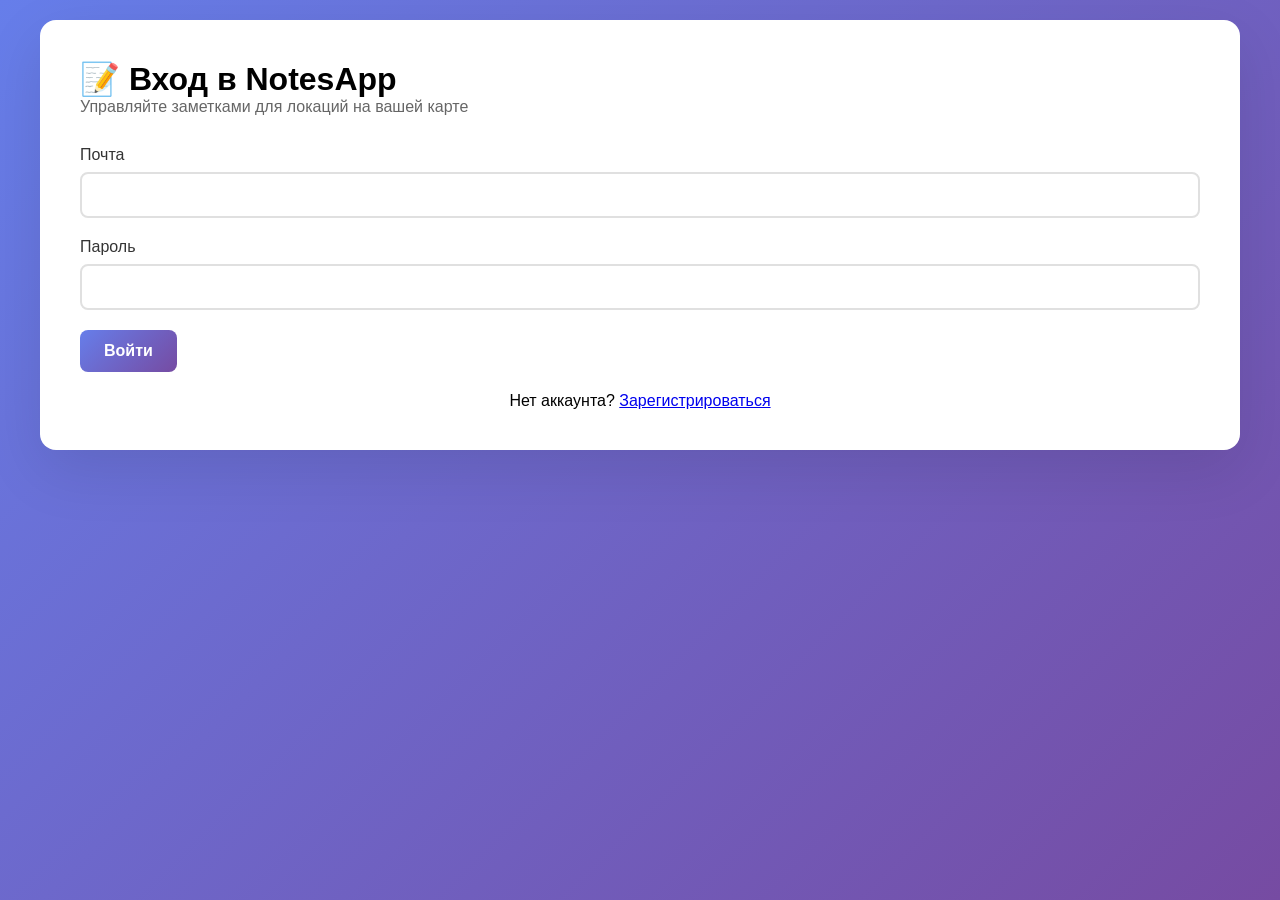
<file: index.html>
<!DOCTYPE html>
<html lang="ru">
<head>
    <meta charset="UTF-8">
    <meta name="viewport" content="width=device-width, initial-scale=1.0">
    <title>NotesApp</title>
    <script>
        const token = localStorage.getItem('token');
        if (token) {
            window.location.href = './projects.html';
        } else {
            window.location.href = './login.html';
        }
    </script>
</head>
<body>
    <div style="display: flex; justify-content: center; align-items: center; height: 100vh;">
        <div>Загрузка...</div>
    </div>
</body>
</html>
</file>
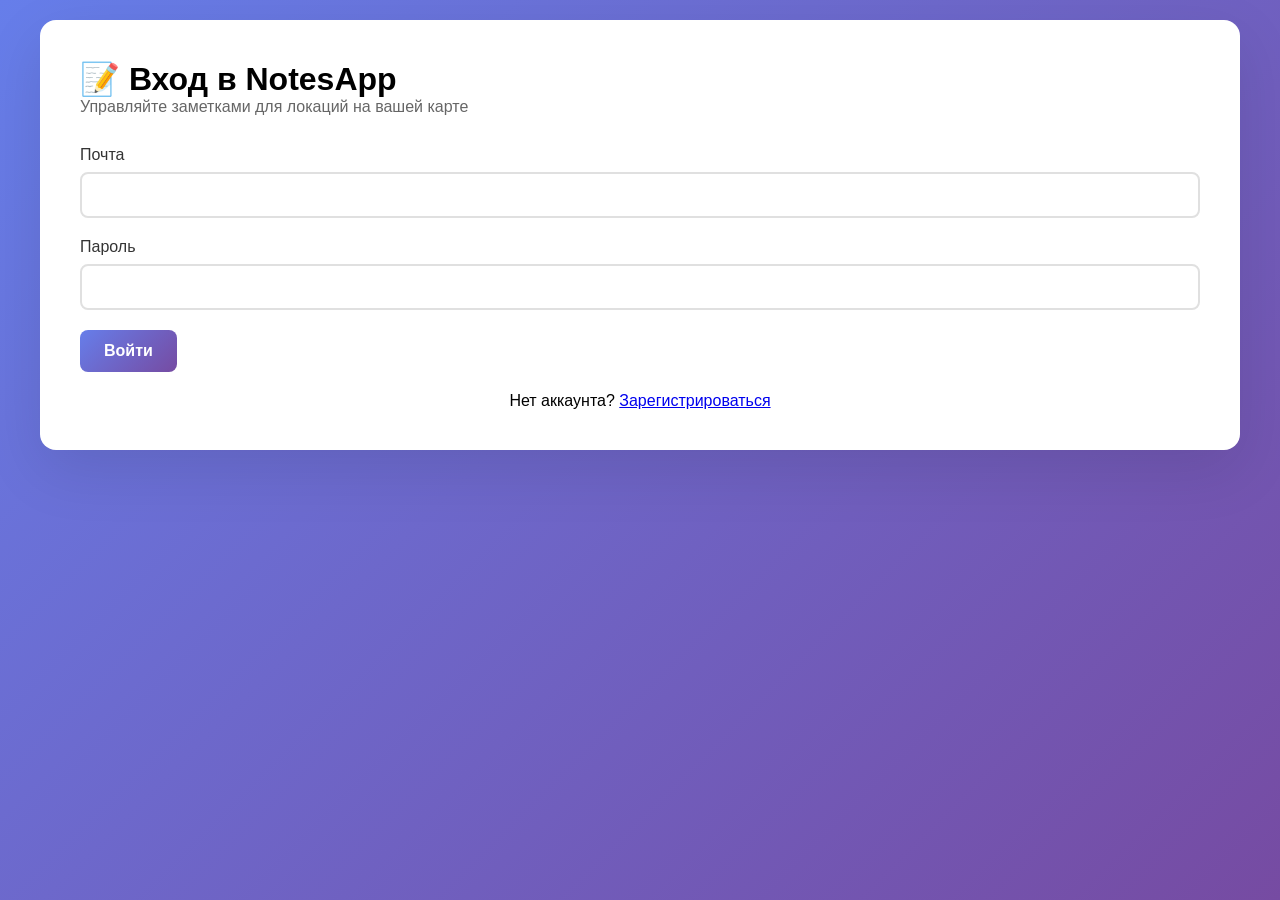
<file: invite.html>
<!DOCTYPE html>
<html lang="ru">
<head>
    <meta charset="UTF-8">
    <meta name="viewport" content="width=device-width, initial-scale=1.0">
    <title>Приглашение в проект - NotesApp</title>
    <link rel="stylesheet" href="./css/styles.css">
</head>
<body>
    <div class="container">
        <div class="card">
            <h2>📨 Приглашение в проект</h2>
            <div id="inviteInfo"></div>
            <div style="display: flex; gap: 10px;">
                <button onclick="acceptInvite()" id="acceptBtn">Принять приглашение</button>
                <button onclick="window.location.href='./projects.html'" class="secondary">Отказаться</button>
            </div>
        </div>
    </div>
    
    <script src="./js/common.js"></script>
    <script>
        const urlParams = new URLSearchParams(window.location.search);
        const inviteToken = urlParams.get('token');
        
        if (!inviteToken) {
            window.location.href = './projects.html';
        }
        
        async function acceptInvite() {
            const token = getToken();
            
            if (!token) {
                // Сохраняем токен приглашения и перенаправляем на логин
                localStorage.setItem('pendingInvite', inviteToken);
                window.location.href = './login.html';
                return;
            }
            
            try {
                const response = await apiRequest('/invites/accept', {
                    method: 'POST',
                    body: JSON.stringify({ token: inviteToken })
                });
                
                if (response.ok) {
                    showMessage('Вы добавлены в проект!', 'success');
                    setTimeout(() => {
                        window.location.href = './projects.html';
                    }, 1500);
                } else {
                    const error = await response.json();
                    showMessage(error.message || 'Ошибка принятия приглашения');
                }
            } catch (error) {
                showMessage('Ошибка соединения с сервером');
            }
        }
        
        // Если не авторизованы, показываем сообщение
        if (!isAuthenticated()) {
            document.getElementById('inviteInfo').innerHTML = `
                <p style="margin: 20px 0;">Для принятия приглашения необходимо войти в аккаунт.</p>
                <p>Вы будете перенаправлены на страницу входа.</p>
            `;
        } else {
            document.getElementById('inviteInfo').innerHTML = `
                <p style="margin: 20px 0;">Вас пригласили присоединиться к проекту.</p>
                <p>Нажмите "Принять", чтобы продолжить.</p>
            `;
        }
    </script>
</body>
</html>
</file>
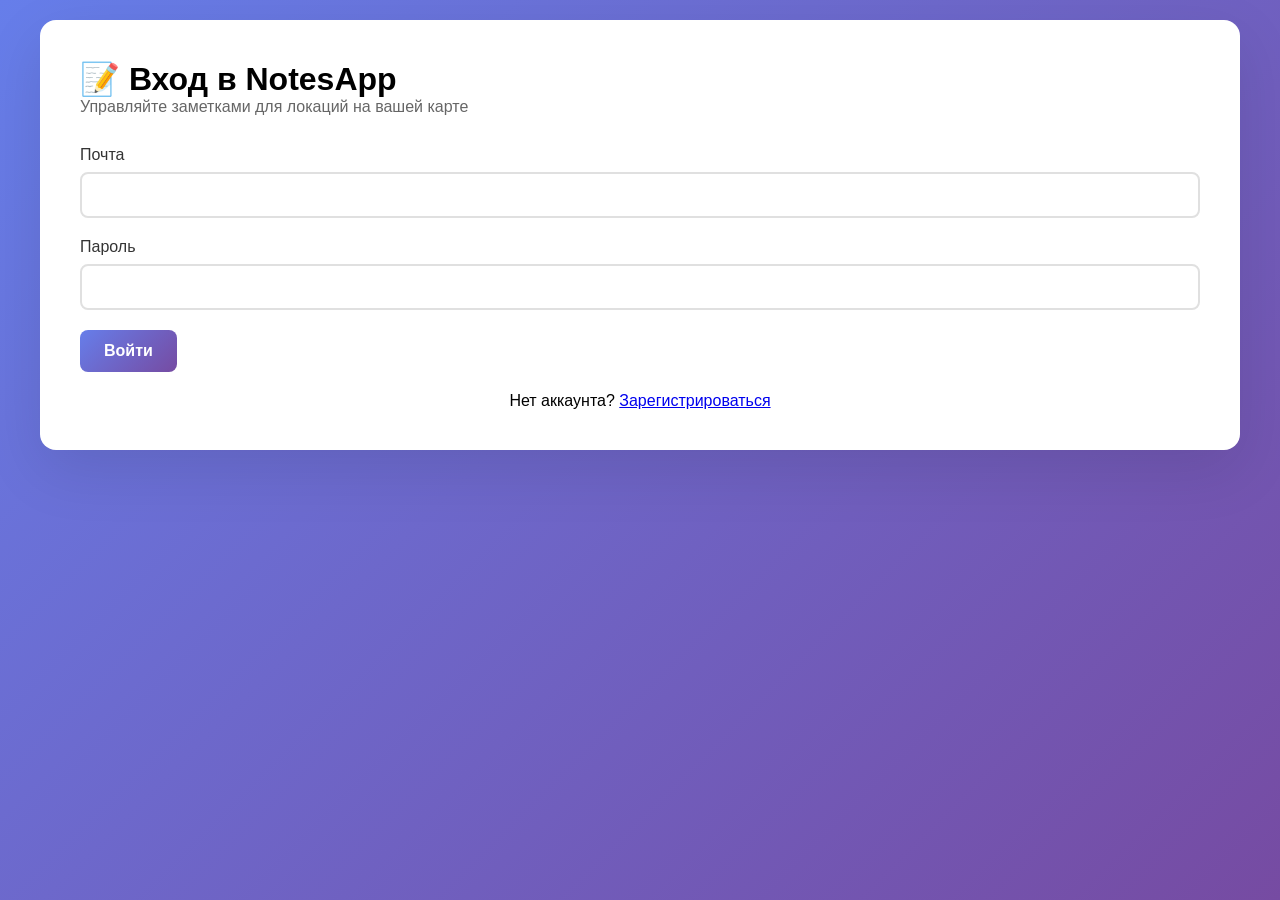
<file: login.html>
<!DOCTYPE html>
<html lang="ru">
<head>
    <meta charset="UTF-8">
    <meta name="viewport" content="width=device-width, initial-scale=1.0">
    <title>Вход - NotesApp</title>
    <link rel="stylesheet" href="./css/styles.css">
</head>
<body>
    <div class="container">
        <div class="card">
            <h1>📝 Вход в NotesApp</h1>
            <p style="color: #666; margin-bottom: 30px;">Управляйте заметками для локаций на вашей карте</p>
            
            <form id="loginForm">
                <div class="form-group">
                    <label>Почта</label>
                    <input type="text" id="email" required autocomplete="email">
                </div>
                <div class="form-group">
                    <label>Пароль</label>
                    <input type="password" id="password" required autocomplete="current-password">
                </div>
                <button type="submit">Войти</button>
            </form>
            
            <p style="margin-top: 20px; text-align: center;">
                Нет аккаунта? <a href="./register.html">Зарегистрироваться</a>
            </p>
        </div>
    </div>
    
    <script src="./js/common.js"></script>
    <script>
        document.getElementById('loginForm').addEventListener('submit', async (e) => {
            e.preventDefault();
            
            const email = document.getElementById('email').value;
            const password = document.getElementById('password').value;
            
            try {
                const response = await fetch(`${API_URL}/auth/login`, {
                    method: 'POST',
                    headers: { 'Content-Type': 'application/json' },
                    body: JSON.stringify({ email, password })
                });
                
                const data = await response.json();
                
                if (response.ok) {
                    localStorage.setItem('token', data.token);
                    localStorage.setItem('username', data.username);
                    
                    // Проверяем, есть ли ожидающее приглашение
                    const pendingInvite = localStorage.getItem('pendingInvite');
                    if (pendingInvite) {
                        localStorage.removeItem('pendingInvite');
                        window.location.href = `/invite.html?token=${pendingInvite}`;
                    } else {
                        window.location.href = './projects.html';
                    }
                } else {
                    showMessage(data.message || 'Ошибка входа');
                }
            } catch (error) {
                showMessage('Ошибка соединения с сервером');
            }
        });
    </script>
</body>
</html>
</file>
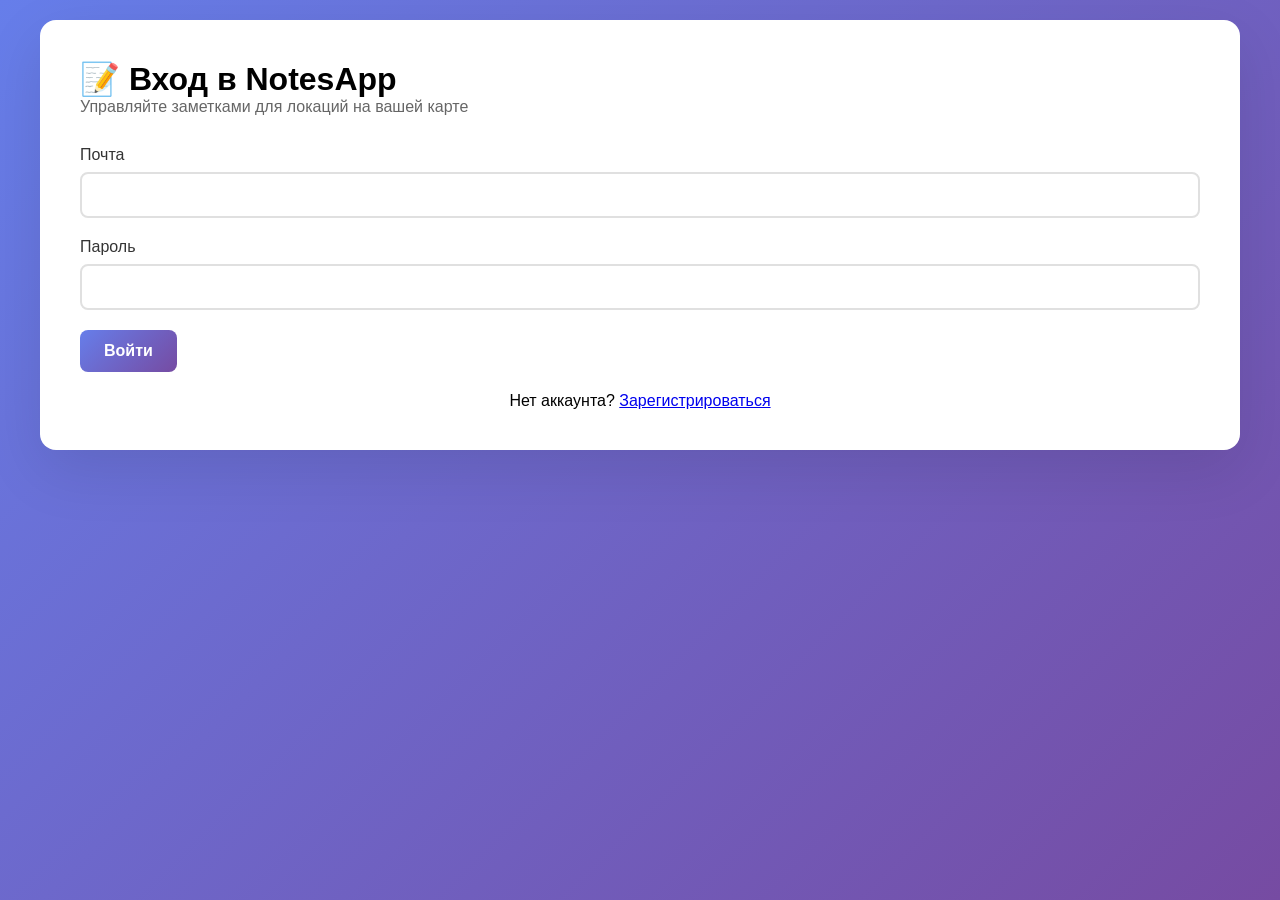
<file: project.html>
<!DOCTYPE html>
<html lang="ru">
<head>
    <meta charset="UTF-8">
    <meta name="viewport" content="width=device-width, initial-scale=1.0">
    <title>Заметки - NotesApp</title>
    <link rel="stylesheet" href="./css/styles.css">
</head>
<body>
    <div class="container">
        <div class="navbar">
            <div class="logo">📝 NotesApp</div>
            <div class="user-info">
                <span class="username" id="username"></span>
                <button onclick="logout()" class="logout-btn">Выйти</button>
            </div>
        </div>
        
        <div class="card">
            <button onclick="window.location.href='./projects.html'" class="secondary" style="margin-bottom: 20px;">
                ← Назад к проектам
            </button>
            
            <div id="projectInfo">
                <div style="text-align: center;">Загрузка проекта...</div>
            </div>
            
            <button onclick="showCreateMapModal()" class="add-button">+ Новая карта</button>
            
            <div id="mapsList" class="maps-list">
                <div style="text-align: center;">Загрузка карт...</div>
            </div>
        </div>
    </div>
    
    <!-- Модальное окно создания/редактирования заметки -->
    <div id="mapModal" class="modal">
        <div class="modal-content">
            <div class="modal-header">
                <h3 id="mapModalTitle">Создать карту</h3>
                <button class="close-modal" onclick="closeMapModal()">&times;</button>
            </div>
            <form id="mapForm">
                <div class="form-group">
                    <label>Название</label>
                    <input type="text" id="mapTitle" required>
                </div>
                <div class="form-group">
                    <label>Описание</label>
                    <textarea id="mapDescription" rows="6"></textarea>
                </div>
                <div class="form-group">
                    <label>Ссылка на изображение</label>
                    <input type="text" id="mapImageUrl" title="Если вы хотите использовать изображение с диска, то
    1. Разрешите доступ к изображению по ссылке
    2. Откройте изображение для просмотра, нажмите по нему правой кнопкой мыши
    3. В открывшемся контекстном меню выберите 'Открыть оригинал' - изображение откроется в новой вкладке
    4. Нажмите правой кнопкой мыши по открывшемуся изображению и выберите пункт 'Копировать ссылку/URL'
    5. Вставьте скопированную ссылку сюда">
                </div>
                <button type="submit">Сохранить</button>
            </form>
        </div>
    </div>
    
    <script src="./js/common.js"></script>
    <script src="./js/project.js"></script>
</body>
</html>
</file>
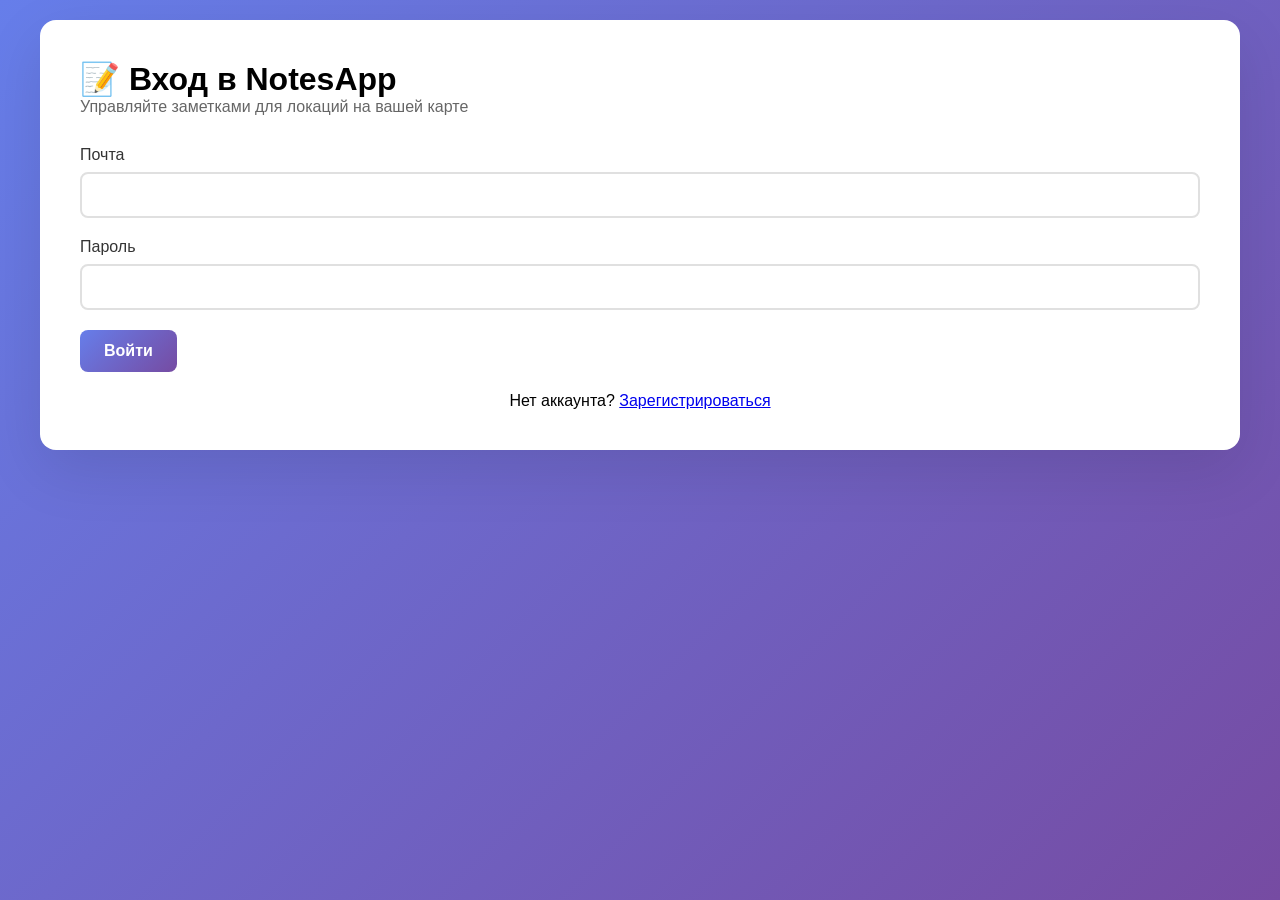
<file: projects.html>
<!DOCTYPE html>
<html lang="ru">
<head>
    <meta charset="UTF-8">
    <meta name="viewport" content="width=device-width, initial-scale=1.0">
    <title>Мои проекты - NotesApp</title>
    <link rel="stylesheet" href="./css/styles.css">
</head>
<body>
    <div class="container">
        <div class="navbar">
            <div class="logo">📝 NotesApp</div>
            <div class="user-info">
                <span class="username" id="username"></span>
                <button onclick="logout()" class="logout-btn">Выйти</button>
            </div>
        </div>
        
        <div class="card">
            <div style="display: flex; justify-content: space-between; align-items: center; margin-bottom: 20px;">
                <h2>📁 Мои проекты</h2>
                <button onclick="showCreateProjectModal()" class="add-button">+ Новый проект</button>
            </div>
            <div id="projectsList" class="projects-grid">
                <div style="text-align: center; grid-column: 1/-1;">Загрузка...</div>
            </div>
        </div>
    </div>
    
    <!-- Модальное окно создания/редактирования проекта -->
    <div id="projectModal" class="modal">
        <div class="modal-content">
            <div class="modal-header">
                <h3 id="projectModalTitle">Создать проект</h3>
                <button class="close-modal" onclick="closeProjectModal()">&times;</button>
            </div>
            <form id="projectForm">
                <div class="form-group">
                    <label>Название проекта</label>
                    <input type="text" id="projectTitle" required>
                </div>
                <div class="form-group">
                    <label>Описание</label>
                    <textarea id="projectDescription" rows="4"></textarea>
                </div>
                <button type="submit">Сохранить</button>
            </form>
        </div>
    </div>
    
    <script src="./js/common.js"></script>
    <script src="./js/projects.js"></script>
</body>
</html>
</file>
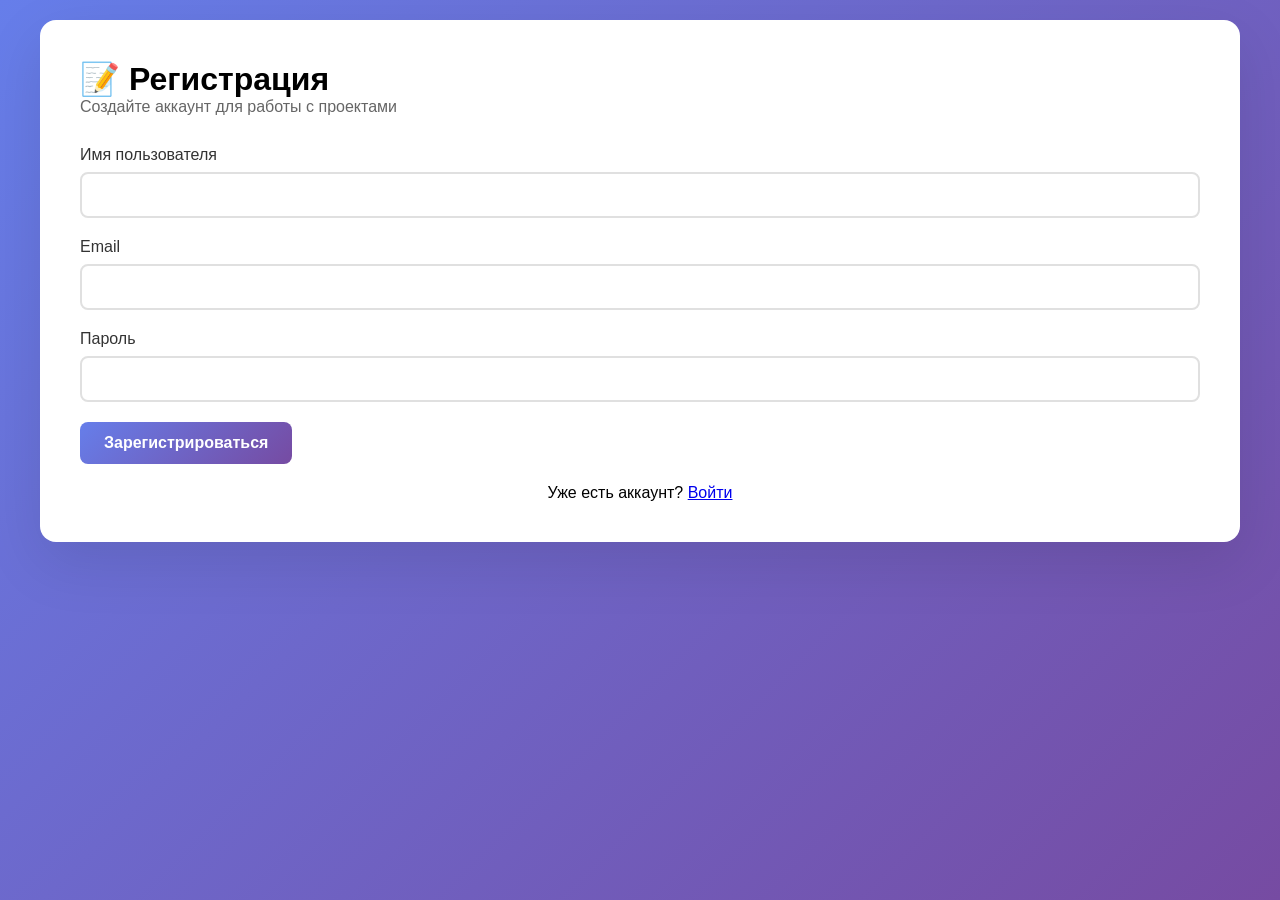
<file: register.html>
<!DOCTYPE html>
<html lang="ru">
<head>
    <meta charset="UTF-8">
    <meta name="viewport" content="width=device-width, initial-scale=1.0">
    <title>Регистрация - NotesApp</title>
    <link rel="stylesheet" href="./css/styles.css">
</head>
<body>
    <div class="container">
        <div class="card">
            <h1>📝 Регистрация</h1>
            <p style="color: #666; margin-bottom: 30px;">Создайте аккаунт для работы с проектами</p>
            
            <form id="registerForm">
                <div class="form-group">
                    <label>Имя пользователя</label>
                    <input type="text" id="username" required>
                </div>
                <div class="form-group">
                    <label>Email</label>
                    <input type="email" id="email" required>
                </div>
                <div class="form-group">
                    <label>Пароль</label>
                    <input type="password" id="password" required>
                </div>
                <button type="submit">Зарегистрироваться</button>
            </form>
            
            <p style="margin-top: 20px; text-align: center;">
                Уже есть аккаунт? <a href="/login.html">Войти</a>
            </p>
        </div>
    </div>
    
    <script src="./js/common.js"></script>
    <script>
        document.getElementById('registerForm').addEventListener('submit', async (e) => {
            e.preventDefault();
            
            const username = document.getElementById('username').value;
            const email = document.getElementById('email').value;
            const password = document.getElementById('password').value;
            
            try {
                const response = await fetch(`${API_URL}/auth/register`, {
                    method: 'POST',
                    headers: { 'Content-Type': 'application/json' },
                    body: JSON.stringify({ username, email, password })
                });
                
                const data = await response.json();
                
                if (response.ok) {
                    localStorage.setItem('token', data.token);
                    localStorage.setItem('username', data.username);
                    window.location.href = './projects.html';
                } else {
                    showMessage(data.message || 'Ошибка регистрации');
                }
            } catch (error) {
                showMessage('Ошибка соединения с сервером');
            }
        });
    </script>
</body>
</html>
</file>
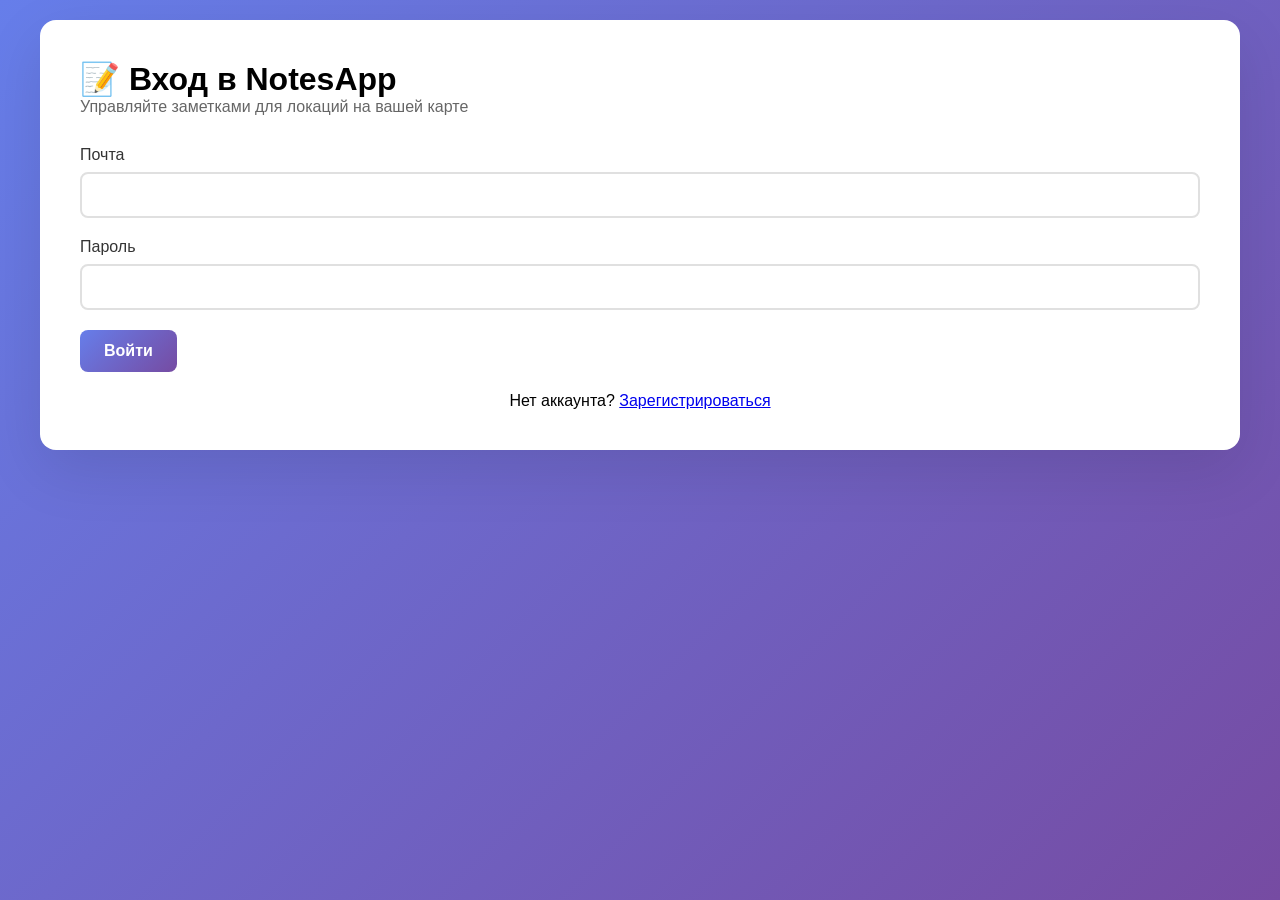
<file: share.html>
<!DOCTYPE html>
<html lang="ru">
<head>
    <meta charset="UTF-8">
    <meta name="viewport" content="width=device-width, initial-scale=1.0">
    <title>Управление доступом - NotesApp</title>
    <link rel="stylesheet" href="./css/styles.css">
</head>
<body>
    <div class="container">
        <div class="navbar">
            <div class="logo">📝 NotesApp</div>
            <div class="user-info">
                <span class="username" id="username"></span>
                <button onclick="logout()" class="logout-btn">Выйти</button>
            </div>
        </div>
        
        <div class="card">
            <button onclick="window.location.href='./projects.html'" class="secondary" style="margin-bottom: 20px; width: auto;">
                ← Назад к проектам
            </button>
            
            <h2>👥 Управление доступом</h2>
            <div id="projectInfo" style="margin-bottom: 20px;"></div>
            
            <!-- Блок приглашения пользователя //> ДОБАВИТЬ КНОПКУ ДЛЯ СОХРАНЕНИЯ, ДОБАВИТЬ ПОЛЕ ДЛЯ НИКА -->
            <div style="margin: 20px 0; padding: 20px; background: #f8f9fa; border-radius: 8px;">
                <h3 style="margin-bottom: 15px;">Пригласить пользователя</h3>
                <div style="display: flex; gap: 10px; flex-wrap: wrap;">
                    <input type="email" id="inviteEmail" placeholder="Email пользователя" style="flex: 1; min-width: 200px;">
                    <input type="text" id="nickname" placeholder="Ник" title="Ник для обозначения пользователя в проекте" style="flex: 1; min-width: 100px; display: none;">
                    <select id="roleSelect" style="padding: 12px; border: 2px solid #e0e0e0; border-radius: 8px; background: white;">
                        <option value="READ_ONLY">📖 Только чтение</option>
                        <option value="CHAT">💬 Только заметки</option>
                        <option value="EDITOR">✏️ Редактирование</option>
                        <option value="ADMIN">✨ Мастер</option>
                    </select>
                    <button onclick="addUser()" style="width: auto; background: #28a745;">+ Пригласить</button>
                </div>
                <div id="inviteMessage" style="margin-top: 10px; font-size: 14px; color: #666;"></div>
            </div>
            
            <!-- Список участников -->
            <h3>👥 Участники проекта</h3>
            <div style="overflow-x: auto;">
                <table class="shared-users-table">
                    <thead>
                        <tr>
                            <th>Пользователь</th>
                            <th>Email</th>
                            <th><!-- Ник --></th>
                            <th>Роль</th>
                            <th>Действия</th>
                        </tr>
                    </thead>
                    <tbody id="usersList">
                        <tr><td colspan="4" style="text-align: center;">Загрузка...</td></tr>
                    </tbody>
                </table>
            </div>
        </div>
    </div>
    
    <script src="./js/common.js"></script>
    <script src="./js/share.js"></script>
</body>
</html>
</file>
<file: css/styles.css>
* {
    margin: 0;
    padding: 0;
    box-sizing: border-box;
}

body {
    font-family: -apple-system, BlinkMacSystemFont, 'Segoe UI', Roboto, 'Helvetica Neue', Arial, sans-serif;
    background: linear-gradient(135deg, #667eea 0%, #764ba2 100%);
    min-height: 100vh;
    padding: 20px;
}

.container {
    max-width: 1200px;
    margin: 0 auto;
}

/* Карточки */
.card {
    background: white;
    border-radius: 16px;
    box-shadow: 0 20px 60px rgba(0,0,0,0.1);
    padding: 40px;
    margin-bottom: 20px;
}

/* Формы */
.form-group {
    margin-bottom: 20px;
}

label {
    display: block;
    margin-bottom: 8px;
    color: #333;
    font-weight: 500;
}

input, textarea {
    width: 100%;
    padding: 12px;
    border: 2px solid #e0e0e0;
    border-radius: 8px;
    font-size: 16px;
    transition: border-color 0.3s;
}

input:focus, textarea:focus {
    outline: none;
    border-color: #667eea;
}

button {
    background: linear-gradient(135deg, #667eea 0%, #764ba2 100%);
    color: white;
    border: none;
    padding: 12px 24px;
    border-radius: 8px;
    font-size: 16px;
    font-weight: 600;
    cursor: pointer;
    transition: transform 0.2s, box-shadow 0.2s;
}

button:hover {
    transform: translateY(-2px);
    box-shadow: 0 5px 15px rgba(0,0,0,0.2);
}

button.secondary {
    background: linear-gradient(135deg, #6c757d 0%, #495057 100%);
}

button.danger {
    background: linear-gradient(135deg, #dc3545 0%, #c82333 100%);
}

/* Навигация */
.navbar {
    display: flex;
    justify-content: space-between;
    align-items: center;
    background: white;
    padding: 15px 30px;
    border-radius: 12px;
    margin-bottom: 20px;
    box-shadow: 0 2px 10px rgba(0,0,0,0.1);
}

.logo {
    font-size: 24px;
    font-weight: bold;
    background: linear-gradient(135deg, #667eea 0%, #764ba2 100%);
    -webkit-background-clip: text;
    -webkit-text-fill-color: transparent;
}

.user-info {
    display: flex;
    align-items: center;
    gap: 15px;
}

.username {
    font-weight: 500;
    color: #333;
}

.logout-btn {
    background: #dc3545;
    padding: 8px 16px;
    width: auto;
}

/* Проекты */
.projects-grid {
    display: grid;
    grid-template-columns: repeat(auto-fill, minmax(350px, 1fr));
    gap: 20px;
    margin-top: 20px;
}

.project-card {
    background: white;
    border-radius: 12px;
    padding: 20px;
    box-shadow: 0 2px 8px rgba(0,0,0,0.1);
    transition: transform 0.2s, box-shadow 0.2s;
    cursor: pointer;
}

.project-card:hover {
    transform: translateY(-4px);
    box-shadow: 0 4px 16px rgba(0,0,0,0.15);
}

.project-title {
    font-size: 20px;
    font-weight: 600;
    color: #333;
    margin-bottom: 10px;
}

.project-description {
    color: #666;
    line-height: 1.5;
    margin-top: 10px;
    padding-top: 10px;
    border-top: 1px solid #eee;
}

.project-description.hidden {
    display: none;
}

.expand-btn {
    background: none;
    color: #667eea;
    padding: 5px 0;
    font-size: 14px;
    text-align: left;
    width: auto;
}

.expand-btn:hover {
    transform: none;
    box-shadow: none;
    color: #764ba2;
}

.add-button {
    background: #28a745;
    margin-bottom: 20px;
    width: auto;
    display: inline-block;
}

/* Модальное окно */
.modal {
    display: none;
    position: fixed;
    top: 0;
    left: 0;
    width: 100%;
    height: 100%;
    background: rgba(0,0,0,0.5);
    justify-content: center;
    align-items: center;
    z-index: 1000;
}

.modal.active {
    display: flex;
}

.modal-content {
    background: white;
    border-radius: 16px;
    padding: 30px;
    max-width: 500px;
    width: 90%;
    max-height: 80vh;
    overflow-y: auto;
}

.modal-header {
    display: flex;
    justify-content: space-between;
    align-items: center;
    margin-bottom: 20px;
}

.close-modal {
    background: none;
    color: #999;
    font-size: 28px;
    width: auto;
    padding: 0;
}

.close-modal:hover {
    transform: none;
    color: #333;
}

/* Заметки */
.maps-list {
    margin-top: 20px;
}

.map-item {
    background: #f8f9fa;
    border-radius: 8px;
    padding: 15px;
    margin-bottom: 10px;
    border-left: 4px solid #667eea;
}

.map-title {
    font-weight: 600;
    color: #333;
    margin-bottom: 8px;
}

.map-description {
    color: #666;
    margin-top: 8px;
}

/* Сообщения */
.error-message, .success-message {
    padding: 10px;
    border-radius: 8px;
    margin-bottom: 20px;
}

.error-message {
    background: #f8d7da;
    color: #721c24;
    border: 1px solid #f5c6cb;
}

.success-message {
    background: #d4edda;
    color: #155724;
    border: 1px solid #c3e6cb;
}

/* Таблица участников */
.shared-users-table {
    width: 100%;
    border-collapse: collapse;
    margin-top: 20px;
}

.shared-users-table th,
.shared-users-table td {
    padding: 12px;
    text-align: left;
    border-bottom: 1px solid #ddd;
}

.shared-users-table th {
    background: #f8f9fa;
    font-weight: 600;
}

/* Адаптивность */
@media (max-width: 768px) {
    .card {
        padding: 20px;
    }
    
    .projects-grid {
        grid-template-columns: 1fr;
    }
    
    .navbar {
        flex-direction: column;
        gap: 10px;
    }
}
</file>
